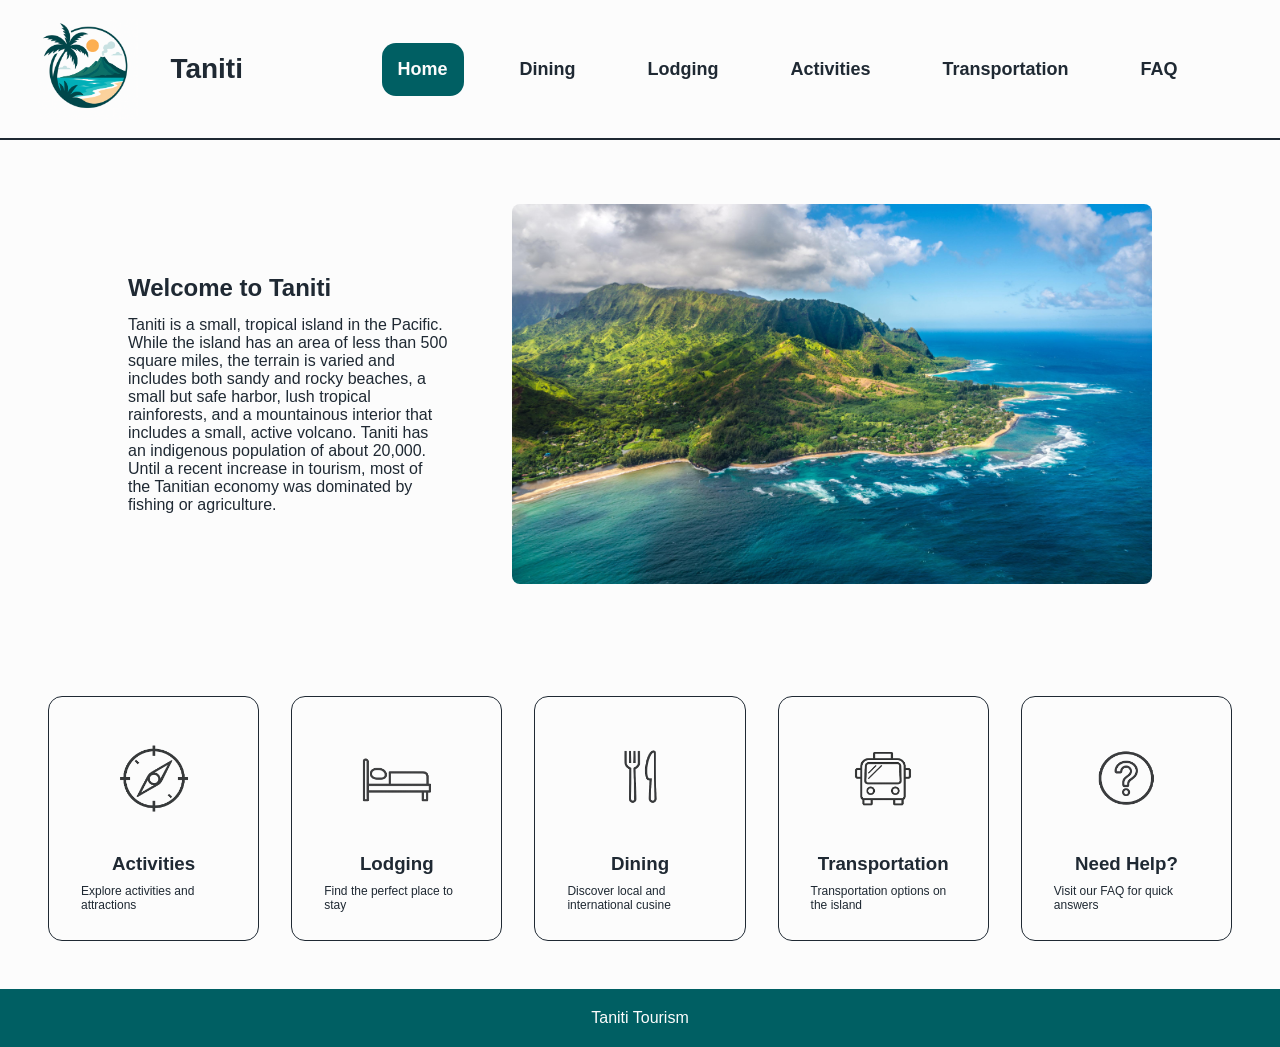
<file: index.html>
<!DOCTYPE html>
<html lang="en">
<head>
    <meta charset="UTF-8">
    <title>Taniti - Home</title>
    <link rel="stylesheet" href="styles.css">
</head>
<body>

<header>

    <div class="logo-area">
        <img src="imgs/logo.png" alt="Taniti Logo">
        <h2>Taniti</h2>
    </div>
    
    <nav>
        <a href="index.html" class="active-page">Home</a>
        <a href="dining.html">Dining</a>
        <a href="lodging.html">Lodging</a>
        <a href="activities.html">Activities</a>
        <a href="transportation.html">Transportation</a>
        <a href="faq.html">FAQ</a>
    </nav>
</header>

<main>

    <section class="hero-section">
        <div class="hero-text">
            <h2>Welcome to Taniti</h2>
            <p>
                Taniti is a small, tropical island in the Pacific. While the island 
                has an area of less than 500 square miles, the terrain is varied and 
                includes both sandy and rocky beaches, a small but safe harbor, lush 
                tropical rainforests, and a mountainous interior that includes a small, 
                active volcano. Taniti has an indigenous population of about 20,000. 
                Until a recent increase in tourism, most of the Tanitian economy was 
                dominated by fishing or agriculture.
            </p>
        </div>

        <img src="imgs/hero-image2.jpg" alt="Island Image">
    </section>

    <section>
        <div class="homepage-content">
            <a href="activities.html" class="homepage-card">
                <img src="imgs/things_to_do.png">
                <h3>Activities</h3>
                <p>Explore activities and attractions</p>
            </a>

            <a href="lodging.html" class="homepage-card">
                <img src="imgs/places_to_stay.png">
                <h3>Lodging</h3>
                <p>Find the perfect place to stay</p>
            </a>

            <a href="dining.html" class="homepage-card">
                <img src="imgs/places to eat.png">
                <h3>Dining</h3>
                <p>Discover local and international cusine</p>
            </a>

            <a href="transportation.html" class="homepage-card">
                <img src="imgs/getting_around.png">
                <h3>Transportation</h3>
                <p>Transportation options on the island</p>
            </a>

            <a href="faq.html" class="homepage-card">
                <img src="imgs/need_help.png">
                <h3>Need Help?</h3>
                <p>Visit our FAQ for quick answers</p>
            </a>
        </div>
    </section>

</main>

<footer>
    <p>Taniti Tourism</p>
</footer>

</body>
</html>
</file>
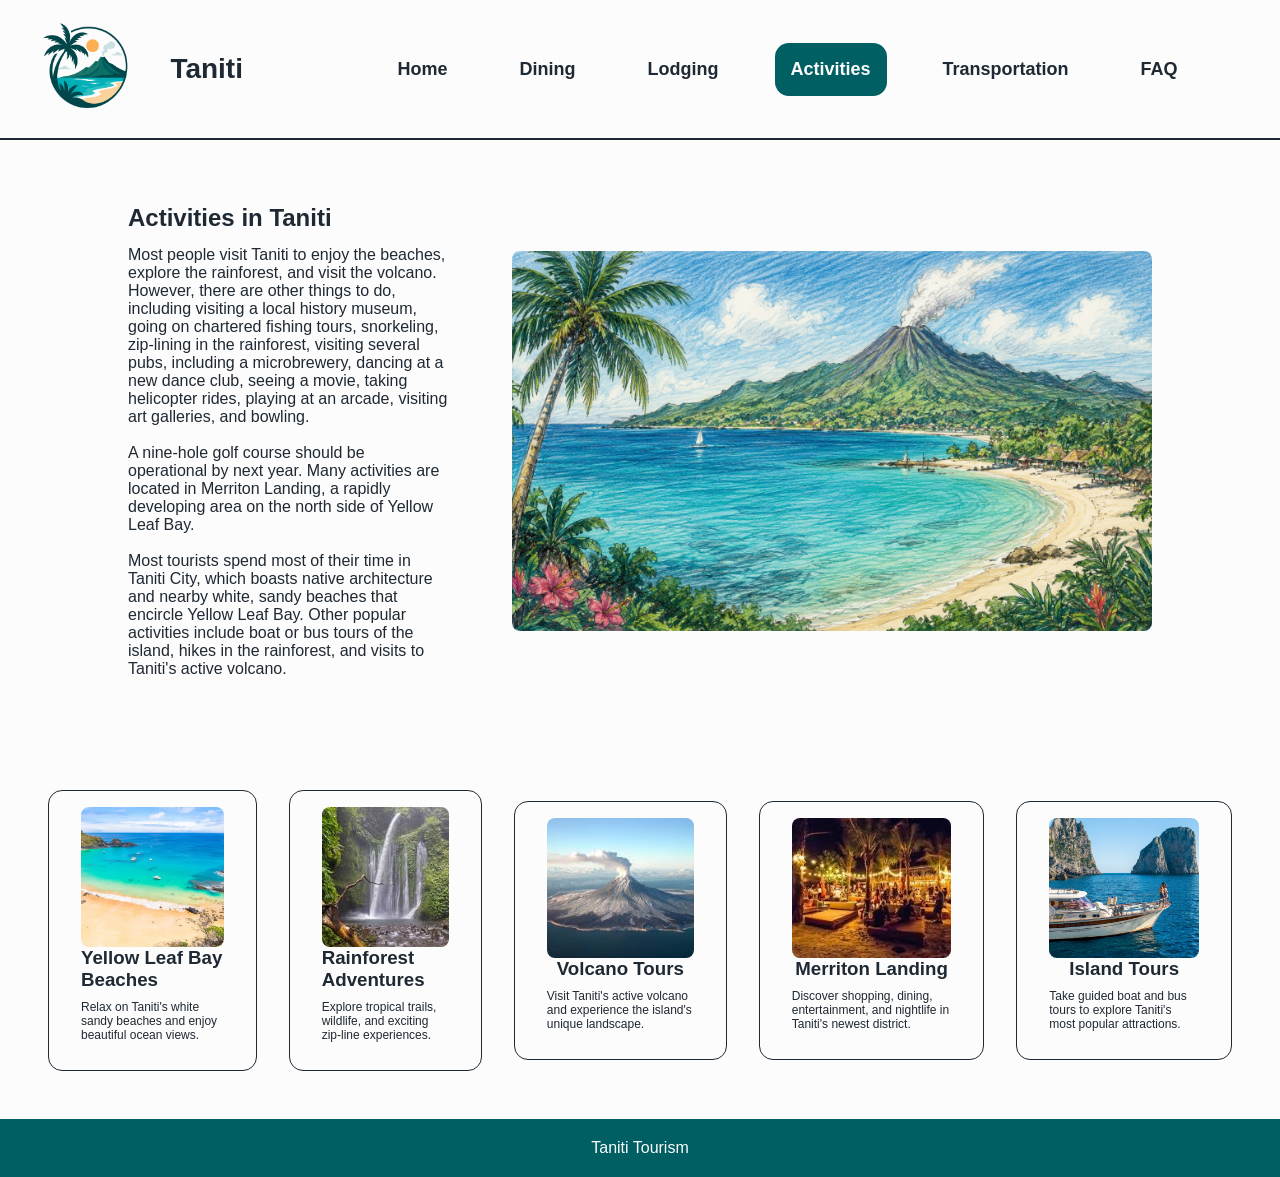
<file: activities.html>
<!DOCTYPE html>
<html lang="en">
<head>
    <meta charset="UTF-8">
    <title>Taniti - Activities</title>
    <link rel="stylesheet" href="styles.css">
</head>
<body>

<header>

    <div class="logo-area">
        <img src="imgs/logo.png" alt="Taniti Logo">
        <h2>Taniti</h2>
    </div>
    
    <nav>
        <a href="index.html">Home</a>
        <a href="dining.html">Dining</a>
        <a href="lodging.html">Lodging</a>
        <a href="activities.html" class="active-page">Activities</a>
        <a href="transportation.html">Transportation</a>
        <a href="faq.html">FAQ</a>
    </nav>
</header>

<main>
    <section class="hero-section">
        <div class="hero-text">
        <h2>Activities in Taniti</h2>
        <p>
            Most people visit Taniti to enjoy the beaches, explore the rainforest,
            and visit the volcano. However, there are other things to do, including
            visiting a local history museum, going on chartered fishing tours,
            snorkeling, zip-lining in the rainforest, visiting several pubs, including
            a microbrewery, dancing at a new dance club, seeing a movie, taking
            helicopter rides, playing at an arcade, visiting art galleries, and bowling.
        </p>
        <br>
        <p>
            A nine-hole golf course should be operational by next year. Many activities
            are located in Merriton Landing, a rapidly developing area on the north side
            of Yellow Leaf Bay.
        </p>
        <br>
        <p>
            Most tourists spend most of their time in Taniti City, which boasts native
            architecture and nearby white, sandy beaches that encircle Yellow Leaf Bay.
            Other popular activities include boat or bus tours of the island, hikes in
            the rainforest, and visits to Taniti's active volcano.
        </p>
        </div>

        <img src="imgs/hero-image.png" alt="Island Image">
    </section>

    <section>
        <div class="homepage-content">
            <div class="homepage-card">
                <img src="imgs/beaches.jpg" alt="Beaches">
                <h3>Yellow Leaf Bay Beaches</h3>
                <p>Relax on Taniti's white sandy beaches and enjoy beautiful ocean views.</p>
            </div>

            <div class="homepage-card">
                <img src="imgs/rainforest.jpg" alt="Rainforest">
                <h3>Rainforest Adventures</h3>
                <p>Explore tropical trails, wildlife, and exciting zip-line experiences.</p>
            </div>

            <div class="homepage-card">
                <img src="imgs/volcano.jpg" alt="Volcano">
                <h3>Volcano Tours</h3>
                <p>Visit Taniti's active volcano and experience the island's unique landscape.</p>
            </div>

            <div class="homepage-card">
                <img src="imgs/merriton_landing.jpg" alt="Merriton Landing">
                <h3>Merriton Landing</h3>
                <p>Discover shopping, dining, entertainment, and nightlife in Taniti's newest district.</p>
            </div>

            <div class="homepage-card">
                <img src="imgs/island_tours.jpg" alt="Island Tours">
                <h3>Island Tours</h3>
                <p>Take guided boat and bus tours to explore Taniti's most popular attractions.</p>
            </div>
        </div>
    </section>
</main>

<footer>
    <p>Taniti Tourism</p>
</footer>

</body>
</html>
</file>
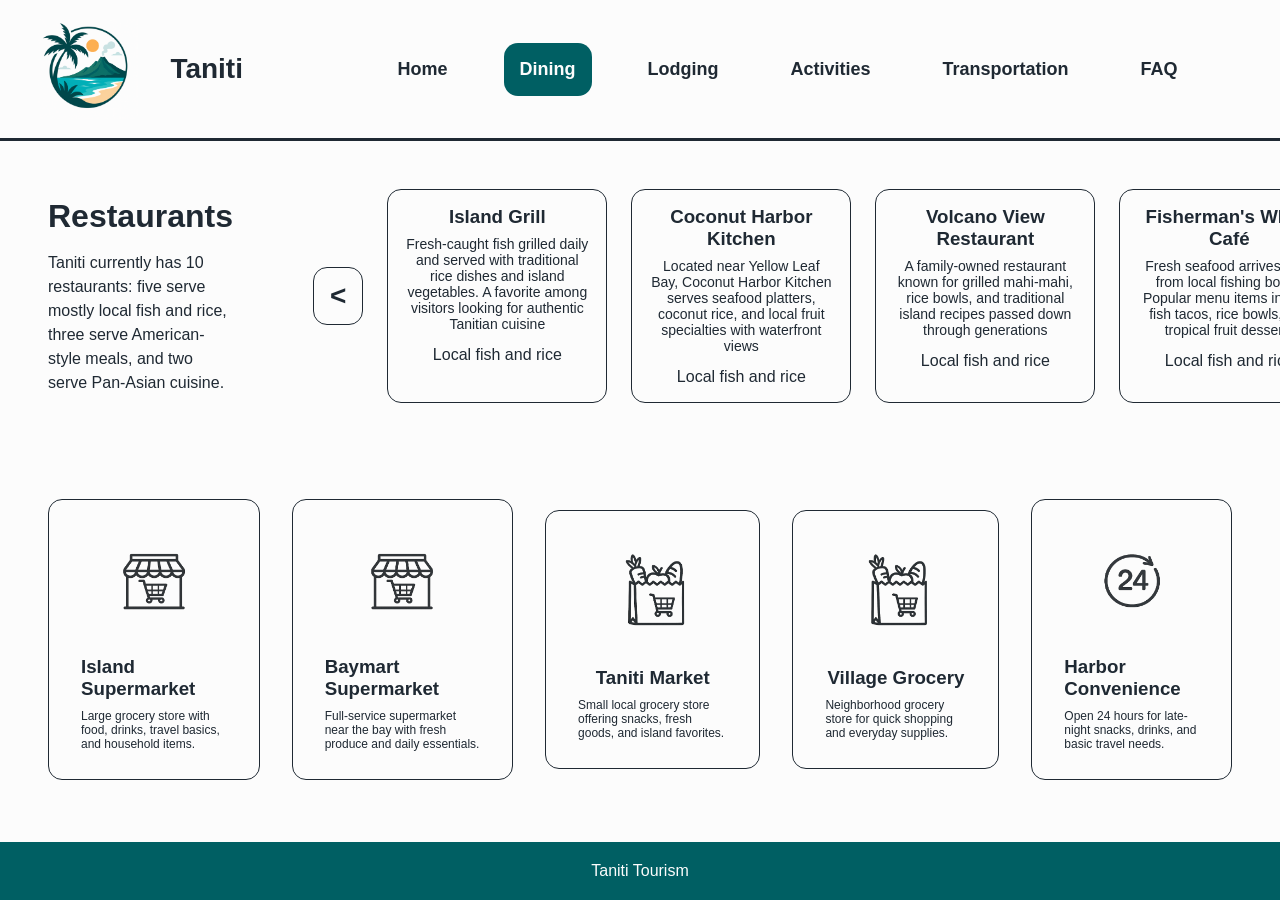
<file: dining.html>
<!-- dining.html -->
<!DOCTYPE html>
<html lang="en">
<head>
    <meta charset="UTF-8">
    <title>Taniti - Dining</title>
    <link rel="stylesheet" href="styles.css">
</head>
<body>

<header>

    <div class="logo-area">
        <img src="imgs/logo.png" alt="Taniti Logo">
        <h2>Taniti</h2>
    </div>
    
    <nav>
        <a href="index.html">Home</a>
        <a href="dining.html" class="active-page">Dining</a>
        <a href="lodging.html">Lodging</a>
        <a href="activities.html">Activities</a>
        <a href="transportation.html">Transportation</a>
        <a href="faq.html">FAQ</a>
    </nav>
</header>

<main>
    <section class="restaurant-section">
        <div class="restaurant-info">
            <h2>Restaurants</h2>
            <p>
                Taniti currently has 10 restaurants: five serve mostly local fish and rice,
                three serve American-style meals, and two serve Pan-Asian cuisine.
            </p>
        </div>

        <div class="restaurant-carousel">
            <button class="carousel-btn">&lt;</button>

            <div class="restaurant-cards">
                <article class="restaurant-card">
                    <h3>Island Grill</h3>
                    <p>Fresh-caught fish grilled daily and served with traditional 
                        rice dishes and island vegetables. A favorite among visitors 
                        looking for authentic Tanitian cuisine</p>
                    <span class="restaurant-type">Local fish and rice</span>
                </article>

                <article class="restaurant-card">
                    <h3>Coconut Harbor Kitchen</h3>
                    <p>Located near Yellow Leaf Bay, Coconut Harbor Kitchen serves 
                        seafood platters, coconut rice, and local fruit specialties 
                        with waterfront views</p>
                    <span class="restaurant-type">Local fish and rice</span>
                </article>

                <article class="restaurant-card">
                    <h3>Volcano View Restaurant</h3>
                    <p>A family-owned restaurant known for grilled mahi-mahi, rice bowls, 
                        and traditional island recipes passed down through generations</p>
                    <span class="restaurant-type">Local fish and rice</span>
                </article>

                <article class="restaurant-card">
                    <h3>Fisherman's Wharf Café</h3>
                    <p>Fresh seafood arrives daily from local fishing boats. Popular menu 
                        items include fish tacos, rice bowls, and tropical fruit desserts</p>
                    <span class="restaurant-type">Local fish and rice</span>
                </article>

                <article class="restaurant-card">
                    <h3>Sunset Reef Dining</h3>
                    <p>Local fish and rice</p>
                    <p>Casual beachfront dining featuring local fish, shrimp dishes, rice specialties, 
                        and beautiful sunset views over the Pacific</p>
                    <span class="restaurant-type">Local fish and rice</span>
                </article>





                <article class="restaurant-card">
                    <h3>Harbor Cafe</h3>
                    <p>Offers classic American breakfasts, burgers, sandwiches, and milkshakes. 
                        Popular with families and cruise ship visitors</p>
                    <span class="restaurant-type">American</span>
                </article>
                
                <article class="restaurant-card">
                    <h3>Island Burger Company</h3>
                    <p>Known for handcrafted burgers, fries, grilled chicken sandwiches, and 
                        locally inspired specialty burgers</p>
                    <span class="restaurant-type">American</span>
                </article>

                <article class="restaurant-card">
                    <h3>Palm Tree Diner</h3>
                    <p>A casual diner serving breakfast all day, comfort food favorites, and 
                        homemade desserts in a relaxed atmosphere</p>
                    <span class="restaurant-type">American</span>
                </article>




                <article class="restaurant-card">
                    <h3>Ocean Wok</h3>
                    <p>Features stir-fry dishes, noodle bowls, curries, and fresh seafood inspired 
                        by cuisines from across Asia</p>
                    <span class="restaurant-type">Local Fish & Rice</span>
                </article>

                <article class="restaurant-card">
                    <h3>Bamboo Garden</h3>
                    <p>A modern restaurant offering sushi rolls, rice dishes, dumplings, and 
                        traditional Asian-inspired flavors using local ingredients</p>
                    <span class="restaurant-type">Local Fish & Rice</span>
                </article>

            </div>

            <button class="carousel-btn">&gt;</button>
        </div>
    </section>

    <section>
        <div class="homepage-content">
            <div class="homepage-card">
                <img src="imgs/supermarket.png" alt="Island Supermarket">
                <h3>Island Supermarket</h3>
                <p>Large grocery store with food, drinks, travel basics, and household items.</p>
            </div>

            <div class="homepage-card">
                <img src="imgs/supermarket.png" alt="Baymart Supermarket">
                <h3>Baymart Supermarket</h3>
                <p>Full-service supermarket near the bay with fresh produce and daily essentials.</p>
            </div>

            <div class="homepage-card">
                <img src="imgs/grocery_store.png" alt="Taniti Market">
                <h3>Taniti Market</h3>
                <p>Small local grocery store offering snacks, fresh goods, and island favorites.</p>
            </div>

            <div class="homepage-card">
                <img src="imgs/grocery_store.png" alt="Village Grocery">
                <h3>Village Grocery</h3>
                <p>Neighborhood grocery store for quick shopping and everyday supplies.</p>
            </div>

            <div class="homepage-card">
                <img src="imgs/open_24.png" alt="Harbor Convenience">
                <h3>Harbor Convenience</h3>
                <p>Open 24 hours for late-night snacks, drinks, and basic travel needs.</p>
            </div>
        </div>
    </section>

</main>

<footer>
    <p>Taniti Tourism</p>
</footer>

<script>

    const cards = document.querySelectorAll(".restaurant-card");
    const prevBtn = document.querySelector(".carousel-btn:first-of-type");
    const nextBtn = document.querySelector(".carousel-btn:last-of-type");

    let currentIndex = 0;
    const visibleCards = 5;

    function updateCarousel() {
        cards.forEach((card, index) => {
            card.style.display =
                index >= currentIndex &&
                index < currentIndex + visibleCards
                    ? "block"
                    : "none";
        });
    }

    nextBtn.addEventListener("click", () => {
        if (currentIndex < cards.length - visibleCards) {
            currentIndex++;
            updateCarousel();
        }
    });

    prevBtn.addEventListener("click", () => {
        if (currentIndex > 0) {
            currentIndex--;
            updateCarousel();
        }
    });

    updateCarousel();

</script>

</body>
</html>
</file>
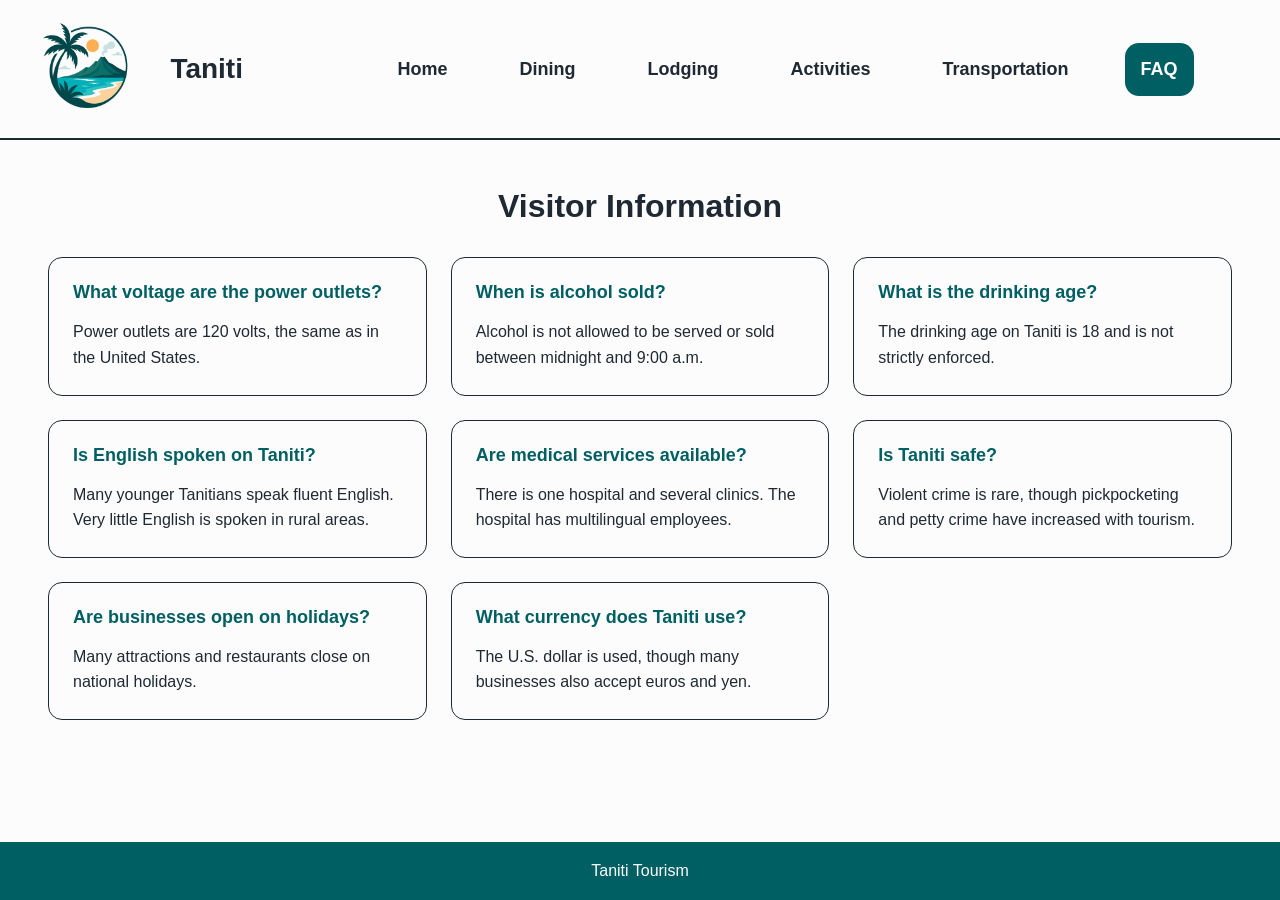
<file: faq.html>
<!DOCTYPE html>
<html lang="en">
<head>
    <meta charset="UTF-8">
    <title>Taniti - FAQ</title>
    <link rel="stylesheet" href="styles.css">
</head>
<body>

<header>

    <div class="logo-area">
        <img src="imgs/logo.png" alt="Taniti Logo">
        <h2>Taniti</h2>
    </div>
    
    <nav>
        <a href="index.html">Home</a>
        <a href="dining.html">Dining</a>
        <a href="lodging.html">Lodging</a>
        <a href="activities.html">Activities</a>
        <a href="transportation.html">Transportation</a>
        <a href="faq.html" class="active-page">FAQ</a>
    </nav>
</header>

<main>
    <section class="faq-section">
        <h2>Visitor Information</h2>

        <div class="faq-grid">

            <article class="faq-card">
                <h3>What voltage are the power outlets?</h3>
                <p>Power outlets are 120 volts, the same as in the United States.</p>
            </article>

            <article class="faq-card">
                <h3>When is alcohol sold?</h3>
                <p>Alcohol is not allowed to be served or sold between midnight and 9:00 a.m.</p>
            </article>

            <article class="faq-card">
                <h3>What is the drinking age?</h3>
                <p>The drinking age on Taniti is 18 and is not strictly enforced.</p>
            </article>

            <article class="faq-card">
                <h3>Is English spoken on Taniti?</h3>
                <p>Many younger Tanitians speak fluent English. Very little English is spoken in rural areas.</p>
            </article>

            <article class="faq-card">
                <h3>Are medical services available?</h3>
                <p>There is one hospital and several clinics. The hospital has multilingual employees.</p>
            </article>

            <article class="faq-card">
                <h3>Is Taniti safe?</h3>
                <p>Violent crime is rare, though pickpocketing and petty crime have increased with tourism.</p>
            </article>

            <article class="faq-card">
                <h3>Are businesses open on holidays?</h3>
                <p>Many attractions and restaurants close on national holidays.</p>
            </article>

            <article class="faq-card">
                <h3>What currency does Taniti use?</h3>
                <p>The U.S. dollar is used, though many businesses also accept euros and yen.</p>
            </article>

        </div>
    </section>
</main>

<footer>
    <p>Taniti Tourism</p>
</footer>

</body>
</html>
</file>
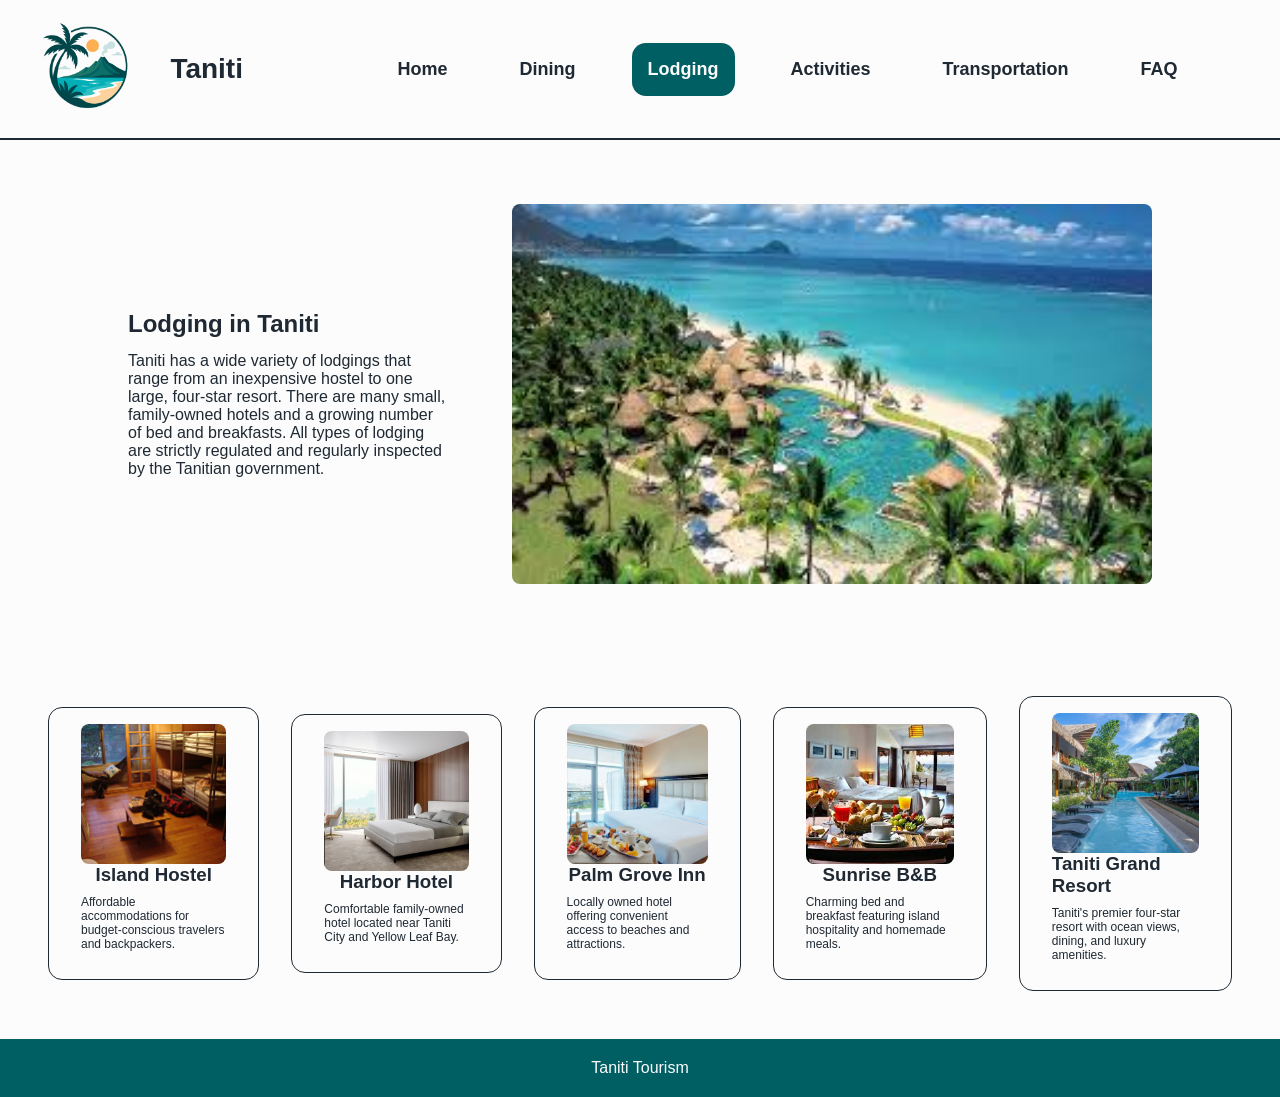
<file: lodging.html>
<!DOCTYPE html>
<html lang="en">
<head>
    <meta charset="UTF-8">
    <title>Taniti - Lodging</title>
    <link rel="stylesheet" href="styles.css">
</head>
<body>

<header>

    <div class="logo-area">
        <img src="imgs/logo.png" alt="Taniti Logo">
        <h2>Taniti</h2>
    </div>
    
    <nav>
        <a href="index.html">Home</a>
        <a href="dining.html">Dining</a>
        <a href="lodging.html" class="active-page">Lodging</a>
        <a href="activities.html">Activities</a>
        <a href="transportation.html">Transportation</a>
        <a href="faq.html">FAQ</a>
    </nav>
</header>

<main>

    <section class="hero-section">
        <div class="hero-text">
            <h2>Lodging in Taniti</h2>
            <p>
                Taniti has a wide variety of lodgings that range from an inexpensive hostel
                to one large, four-star resort. There are many small, family-owned hotels
                and a growing number of bed and breakfasts. All types of lodging are
                strictly regulated and regularly inspected by the Tanitian government.
            </p>
        </div>

        <img src="imgs/4_star_resort.jpg" alt="Island Image">
    </section>

    <section>
        <div class="homepage-content">
            <div class="homepage-card">
                <img src="imgs/hostel.jpg" alt="Island Hostel">
                <h3>Island Hostel</h3>
                <p>Affordable accommodations for budget-conscious travelers and backpackers.</p>
            </div>

            <div class="homepage-card">
                <img src="imgs/hotel.jpg" alt="Harbor Hotel">
                <h3>Harbor Hotel</h3>
                <p>Comfortable family-owned hotel located near Taniti City and Yellow Leaf Bay.</p>
            </div>

            <div class="homepage-card">
                <img src="imgs/hotel2.jpg" alt="Palm Grove Inn">
                <h3>Palm Grove Inn</h3>
                <p>Locally owned hotel offering convenient access to beaches and attractions.</p>
            </div>

            <div class="homepage-card">
                <img src="imgs/bed_breakfast.jpg" alt="Sunrise Bed & Breakfast">
                <h3>Sunrise B&amp;B</h3>
                <p>Charming bed and breakfast featuring island hospitality and homemade meals.</p>
            </div>

            <div class="homepage-card">
                <img src="imgs/resort.jpg" alt="Taniti Grand Resort">
                <h3>Taniti Grand Resort</h3>
                <p>Taniti's premier four-star resort with ocean views, dining, and luxury amenities.</p>
            </div>
        </div>
    </section>
</main>

<footer>
    <p>Taniti Tourism</p>
</footer>

</body>
</html>
</file>
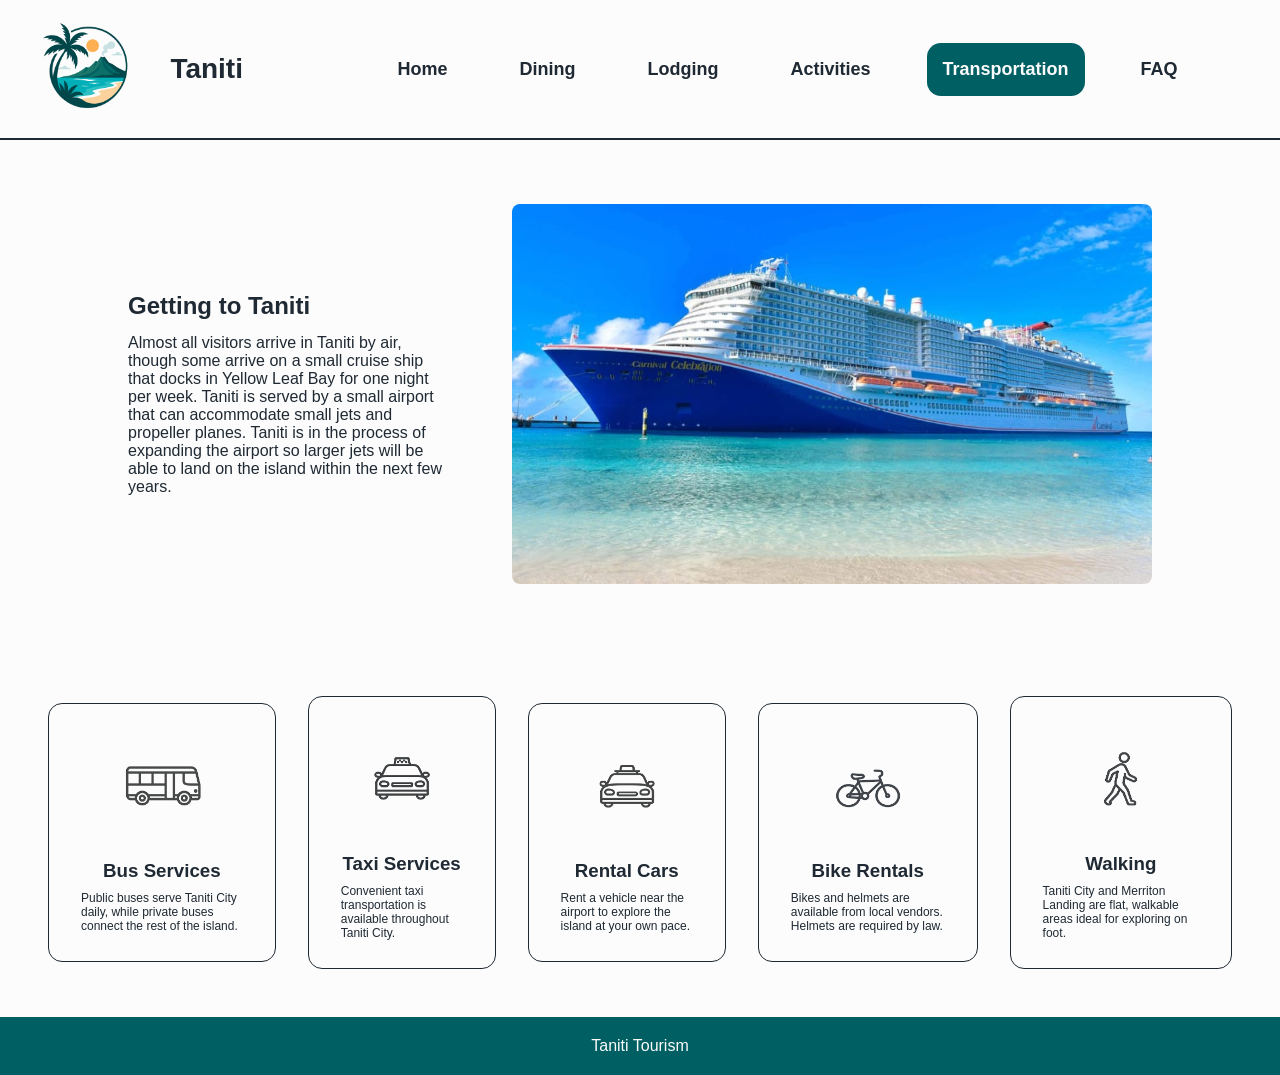
<file: transportation.html>
<!DOCTYPE html>
<html lang="en">
<head>
    <meta charset="UTF-8">
    <title>Taniti - Transportation</title>
    <link rel="stylesheet" href="styles.css">
</head>
<body>

<header>

    <div class="logo-area">
        <img src="imgs/logo.png" alt="Taniti Logo">
        <h2>Taniti</h2>
    </div>
    
    <nav>
        <a href="index.html">Home</a>
        <a href="dining.html">Dining</a>
        <a href="lodging.html">Lodging</a>
        <a href="activities.html">Activities</a>
        <a href="transportation.html" class="active-page">Transportation</a>
        <a href="faq.html">FAQ</a>
    </nav>
</header>

<main>
    <section class="hero-section">
        <div class="hero-text">
            <h2>Getting to Taniti</h2>
            <p>
                Almost all visitors arrive in Taniti by air, though some arrive on a small
                cruise ship that docks in Yellow Leaf Bay for one night per week. Taniti is
                served by a small airport that can accommodate small jets and propeller
                planes. Taniti is in the process of expanding the airport so larger jets
                will be able to land on the island within the next few years.
            </p>
        </div>

        <img src="imgs/cruise_hero.jpg">
    </section>


    <section>
        <div class="homepage-content">
            <div class="homepage-card">
                <img src="imgs/bus.png" alt="Bus Services">
                <h3>Bus Services</h3>
                <p>Public buses serve Taniti City daily, while private buses connect the rest of the island.</p>
            </div>

            <div class="homepage-card">
                <img src="imgs/taxi.png" alt="Taxi Services">
                <h3>Taxi Services</h3>
                <p>Convenient taxi transportation is available throughout Taniti City.</p>
            </div>

            <div class="homepage-card">
                <img src="imgs/rental_car.png" alt="Rental Cars">
                <h3>Rental Cars</h3>
                <p>Rent a vehicle near the airport to explore the island at your own pace.</p>
            </div>

            <div class="homepage-card">
                <img src="imgs/bicycle.png" alt="Bike Rentals">
                <h3>Bike Rentals</h3>
                <p>Bikes and helmets are available from local vendors. Helmets are required by law.</p>
            </div>

            <div class="homepage-card">
                <img src="imgs/walking.png" alt="Walking">
                <h3>Walking</h3>
                <p>Taniti City and Merriton Landing are flat, walkable areas ideal for exploring on foot.</p>
            </div>
        </div>
    </section>
</main>

<footer>
    <p>Taniti Tourism</p>
</footer>

</body>
</html>
</file>
<file: styles.css>
* {
  box-sizing: border-box;
  margin: 0;
  padding: 0;
}

html,
body {
  height: 100%;
}

body {
    display: flex;
    flex-direction: column;
    background-color: #fcfcfc;
    color: #1F2933;
    font-family: Arial, Helvetica, sans-serif;
}

main {
    flex: 1;
}

header {
    display: flex;
    align-items: center;
    justify-content: space-between;

    padding: 1.2rem 2.4rem;

    border-bottom: 2px solid #1F2933;
}

.logo-area {
    display: flex;
    align-items: center;
    justify-content: space-between;
}

.logo-area img {
    width: 100px;
    height: auto;
}

.logo-area h2 {
    padding-left: 2rem;
    font-size: 28px;
}

nav {
    display: flex;
    gap: 2.5rem;
    padding-right: 3rem;
}

nav a {
    text-decoration: none;
    color: #1F2933;
    font-weight: 700;
    font-size: 18px;
    padding: 1rem;
    border-radius: 14px;
}

nav a:hover, .active-page{
    background-color: #005F63;
    color: #fcfcfc;
}

.hero-section {
    display: flex;
    align-items: center;
    justify-content: space-between;
    gap: 4rem;
    padding: 4rem 8rem;

}


footer {
  background-color: #005F63;
  color: #fcfcfc;
  padding: 1.25rem 2rem;
  text-align: center;
}
footer nav {
  display: flex;
  justify-content: center;
  gap: 1rem;
}






.hero-text {
    flex: 1;
}
.hero-text h2 {
    margin-bottom: 14px;
}
.hero-section img {
    flex: 2;
    width: 60%;
    height: 380px;
    object-fit: cover;
    border-radius: 8px;
}




.homepage-content {
    display: flex;
    align-items: center;
    justify-content: center;
    gap: 2rem;
    padding: 3rem;
}
.homepage-card {
    display: flex;
    flex-direction: column;
    align-items: center;
    justify-content: center;
    border: 1.5px solid #1F2933;
    border-radius: 14px;
    padding: 1rem 2rem;
    text-decoration: none;
    color: #1F2933;
}
.homepage-card h3 {
    padding-bottom: 9px;
}
.homepage-card p {
    font-size: 12px;
    padding-bottom: 12px;
}
.homepage-card img {
    width: 100%;
    height: 140px;
    object-fit: cover;
    border-radius: 8px;
}




.restaurant-section {
    display: flex;
    align-items: center;
    gap: 5rem;
    padding: 3rem;
    border-top: 1.5px solid #1F2933;
}

.restaurant-info {
    flex: 1;
}

.restaurant-info h2 {
    margin-bottom: 1rem;
    font-size: 32px;
}

.restaurant-info p {
    line-height: 1.5;
}

.restaurant-carousel {
    flex: 2;
    display: flex;
    align-items: center;
    gap: 1.5rem;
}

.restaurant-cards {
    display: flex;
    gap: 1.5rem;
    overflow: hidden;
}

.restaurant-card {
    min-width: 220px;
    border: 1.5px solid #1F2933;
    border-radius: 14px;
    padding: 1rem;
    text-align: center;
}

.restaurant-card img {
    width: 100%;
    height: 140px;
    object-fit: cover;
    border-radius: 8px;
    margin: 1rem 0;
}

.restaurant-card h3 {
    margin-bottom: 0.5rem;
}

.restaurant-card p {
    font-size: 14px;
    padding-bottom: 14px;
}

.carousel-btn {
    border: 1.5px solid #1F2933;
    background-color: #fcfcfc;
    color: #1F2933;
    font-size: 28px;
    font-weight: 700;
    padding: 0.75rem 1rem;
    border-radius: 14px;
    cursor: pointer;
}

.carousel-btn:hover {
    background-color: #005F63;
    color: #fcfcfc;
}




.faq-section {
    padding: 3rem;
}

.faq-section h2 {
    text-align: center;
    margin-bottom: 2rem;
    font-size: 32px;
}

.faq-grid {
    display: grid;
    grid-template-columns: repeat(auto-fit, minmax(300px, 1fr));
    gap: 1.5rem;
}

.faq-card {
    border: 1.5px solid #1F2933;
    border-radius: 14px;
    padding: 1.5rem;
    background-color: #fcfcfc;
}

.faq-card h3 {
    margin-bottom: 1rem;
    color: #005F63;
    font-size: 18px;
}

.faq-card p {
    line-height: 1.6;
}
</file>
